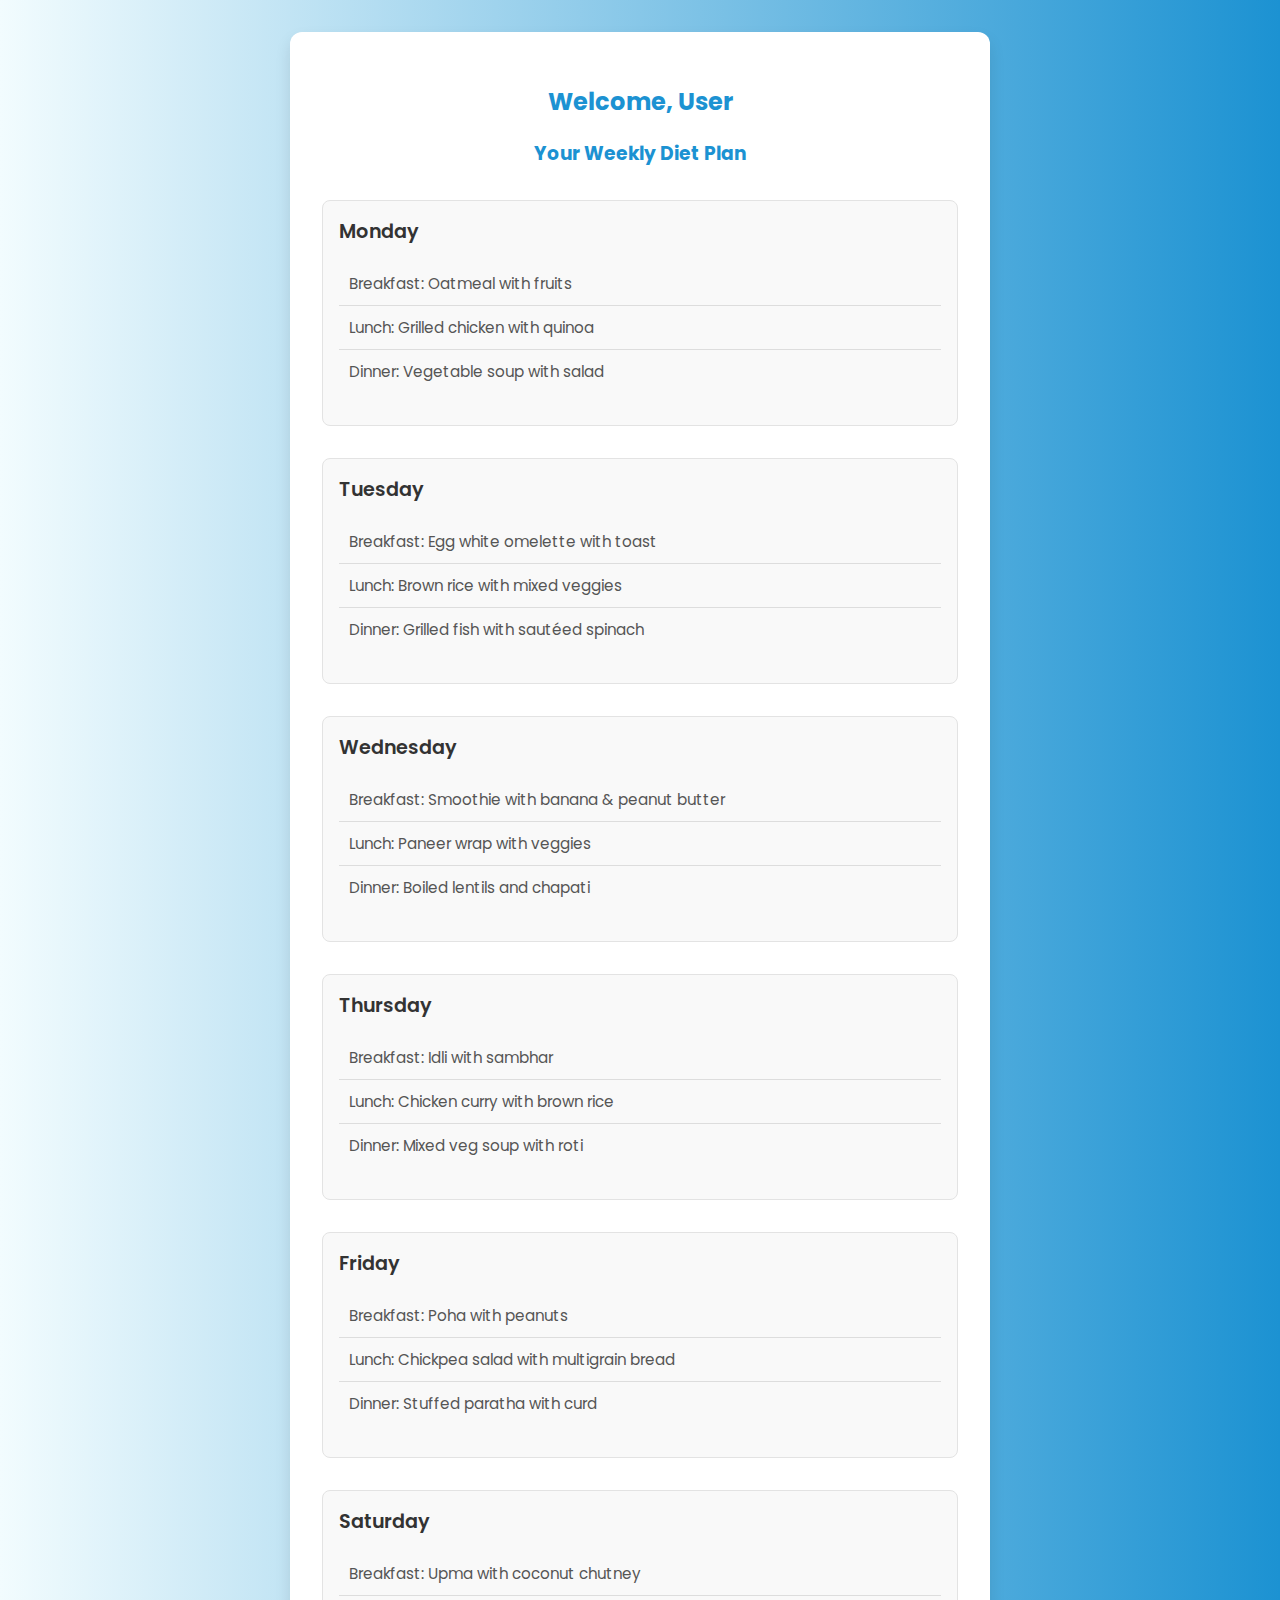
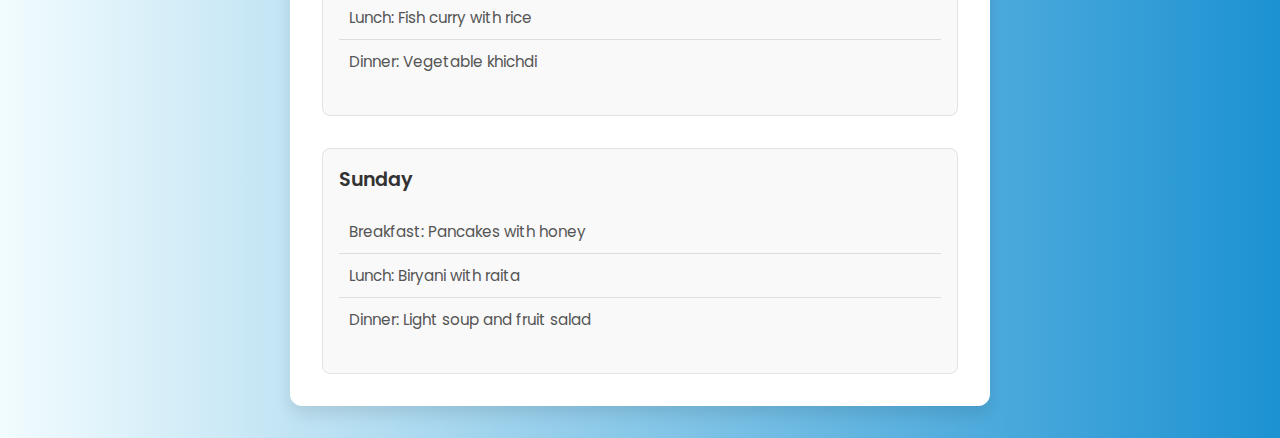
<file: Fitness_Point_28-09-24-main/dietplans.html>
<!DOCTYPE html>
<html lang="en">
<head>
  <meta charset="UTF-8" />
  <meta name="viewport" content="width=device-width, initial-scale=1.0"/>
  <title>Your Daily Diet Plan</title>
  <link href="https://fonts.googleapis.com/css2?family=Poppins:wght@400;600&display=swap" rel="stylesheet">
  <style>
    * {
      box-sizing: border-box;
    }

    body {
      font-family: 'Poppins', sans-serif;
      background: linear-gradient(to right, #f2fcfe, #1c92d2);
      margin: 0;
      padding: 2rem;
    }

    .plan-container {
      max-width: 700px;
      margin: auto;
      background-color: #fff;
      border-radius: 12px;
      box-shadow: 0 8px 16px rgba(0,0,0,0.1);
      padding: 2rem;
    }

    h2, h3 {
      text-align: center;
      color: #1c92d2;
    }

    .day-section {
      margin-top: 2rem;
      padding: 1rem;
      background-color: #f9f9f9;
      border-radius: 8px;
      border: 1px solid #e3e3e3;
    }

    .day-title {
      font-size: 1.2rem;
      font-weight: 600;
      margin-bottom: 0.5rem;
      color: #333;
    }

    ul {
      list-style: none;
      padding-left: 0;
    }

    li {
      padding: 10px;
      border-bottom: 1px solid #ddd;
      font-size: 0.95rem;
      color: #555;
    }

    li:last-child {
      border-bottom: none;
    }

    @media (max-width: 768px) {
      .plan-container {
        padding: 1rem;
      }
    }
  </style>
</head>
<body>
  <div class="plan-container">
    <h2 id="userName"></h2>
    <h3>Your Weekly Diet Plan</h3>
    <div id="dietWeek"></div>
  </div>

  <script>
    const username = localStorage.getItem("username") || "User";

    // Static day-wise diet plan
    const weeklyDiet = {
      Monday: {
        Breakfast: "Oatmeal with fruits",
        Lunch: "Grilled chicken with quinoa",
        Dinner: "Vegetable soup with salad"
      },
      Tuesday: {
        Breakfast: "Egg white omelette with toast",
        Lunch: "Brown rice with mixed veggies",
        Dinner: "Grilled fish with sautéed spinach"
      },
      Wednesday: {
        Breakfast: "Smoothie with banana & peanut butter",
        Lunch: "Paneer wrap with veggies",
        Dinner: "Boiled lentils and chapati"
      },
      Thursday: {
        Breakfast: "Idli with sambhar",
        Lunch: "Chicken curry with brown rice",
        Dinner: "Mixed veg soup with roti"
      },
      Friday: {
        Breakfast: "Poha with peanuts",
        Lunch: "Chickpea salad with multigrain bread",
        Dinner: "Stuffed paratha with curd"
      },
      Saturday: {
        Breakfast: "Upma with coconut chutney",
        Lunch: "Fish curry with rice",
        Dinner: "Vegetable khichdi"
      },
      Sunday: {
        Breakfast: "Pancakes with honey",
        Lunch: "Biryani with raita",
        Dinner: "Light soup and fruit salad"
      }
    };

    document.getElementById("userName").textContent = `Welcome, ${username}`;

    const dietWeekDiv = document.getElementById("dietWeek");

    for (const [day, meals] of Object.entries(weeklyDiet)) {
      const section = document.createElement("div");
      section.className = "day-section";

      const dayTitle = document.createElement("div");
      dayTitle.className = "day-title";
      dayTitle.textContent = day;
      section.appendChild(dayTitle);

      const ul = document.createElement("ul");
      for (const [meal, item] of Object.entries(meals)) {
        const li = document.createElement("li");
        li.textContent = `${meal}: ${item}`;
        ul.appendChild(li);
      }

      section.appendChild(ul);
      dietWeekDiv.appendChild(section);
    }
  </script>
</body>
</html>
</file>
